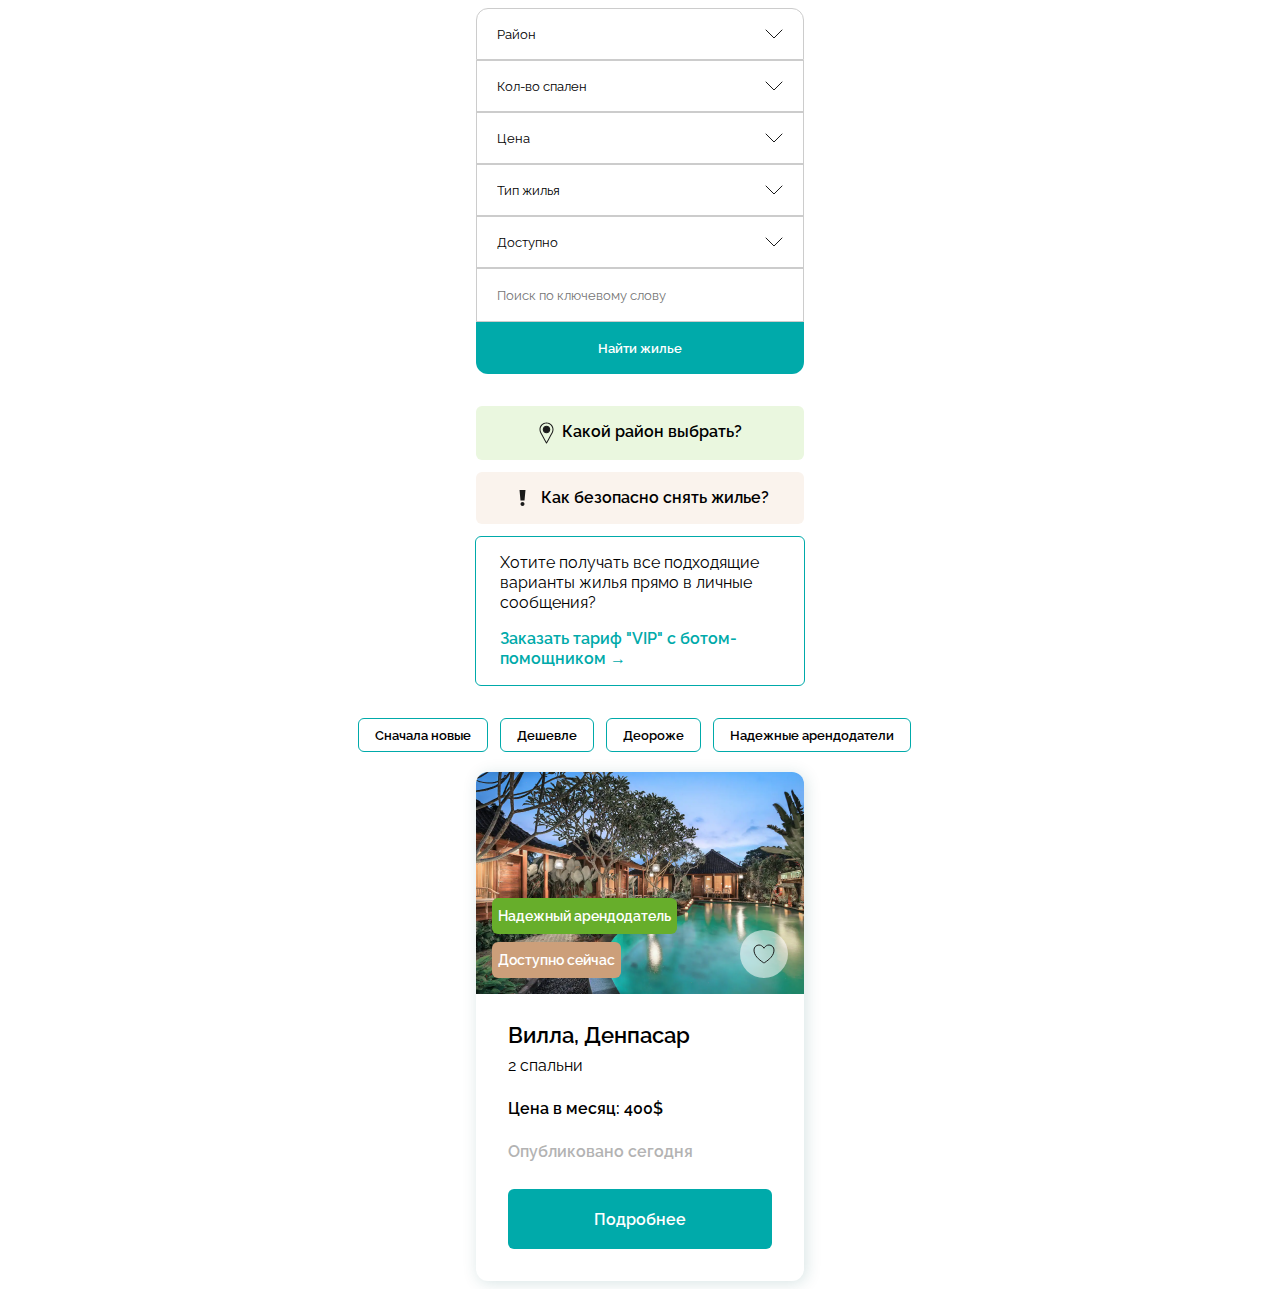
<file: index.html>
<!DOCTYPE html>
<html lang="en">
<head>
    <meta charset="UTF-8">
    <title>Baliving</title>
    <link rel="stylesheet" href="main.css">
    <link rel="preconnect" href="https://fonts.googleapis.com">
    <link rel="preconnect" href="https://fonts.gstatic.com" crossorigin>
    <link href="https://fonts.googleapis.com/css2?family=Raleway:wght@100;400;600&display=swap" rel="stylesheet">
</head>
<body>
    <div class="search_bar">
        <select name="" id="neighbourhood" class="search_bar__selector">
            <option value="disabled">Район</option>
            <option value="">Placeholder</option>
        </select>
        <select name="" id="rooms" class="search_bar__selector">
            <option value="disabled">Кол-во спален</option>
        </select>
        <select name="" id="price" class="search_bar__selector">
            <option value="">Цена</option>
        </select>
        <select name="" id="type" class="search_bar__selector">
            <option value="">Тип жилья</option>
        </select>
        <select name="" id="available" class="search_bar__selector">
            <option value="">Доступно</option>
        </select>
        <input type="text" class="search_bar__input" placeholder="Поиск по ключевому слову">
        <button class="search_bar__button">Найти жилье</button>
    </div>
    <div class="tips">
        <button class="tips__button tips__button__green">
            <img src="./src/location.svg" alt="">
            <span>Какой район выбрать?</span>
        </button>

        <button class="tips__button tips__button__red">
            <img src="./src/dangerous.svg" alt="">
            <span>Как безопасно снять жилье?</span>
        </button>
    </div>

    <div class="vip_banner">
        <div class="vip_banner__content">
            <p class="vip_banner__text">
                Хотите получать все подходящие варианты жилья прямо в личные сообщения?
            </p>
            <a href="#" class="vip_banner__ref">
                Заказать тариф "VIP" с ботом-помощником &rarr;
            </a>
        </div>
    </div>
    <div class="filtration">
        <button class="filt__button">Сначала новые</button>
        <button class="filt__button">Дешевле</button>
        <button class="filt__button">Деороже</button>
        <button class="filt__button">Надежные арендодатели</button>
    </div>
    <div class="card">
        <div class="card__header">
            <div class="components">
                <div class="tags">
                    <button class="trust">Надежный арендодатель</button>
                    <button class="available">Доступно сейчас</button>
                </div>
                <div class="like__button"><img src="src/icons.svg" alt=""></div>
            </div>
        </div>
        <div class="card__main">
            <span class="heading">Вилла, Денпасар</span>
            <span class="rooms">2 спальни</span>
            <span class="price">Цена в месяц: 400$</span>
            <span class="actuality">Опубликовано сегодня</span>
            <button>Подробнее</button>
        </div>
    </div>
</body>
</html>
</file>
<file: main.css>
@import url('card.css');
@import url('catalog_buttons.css');
</file>
